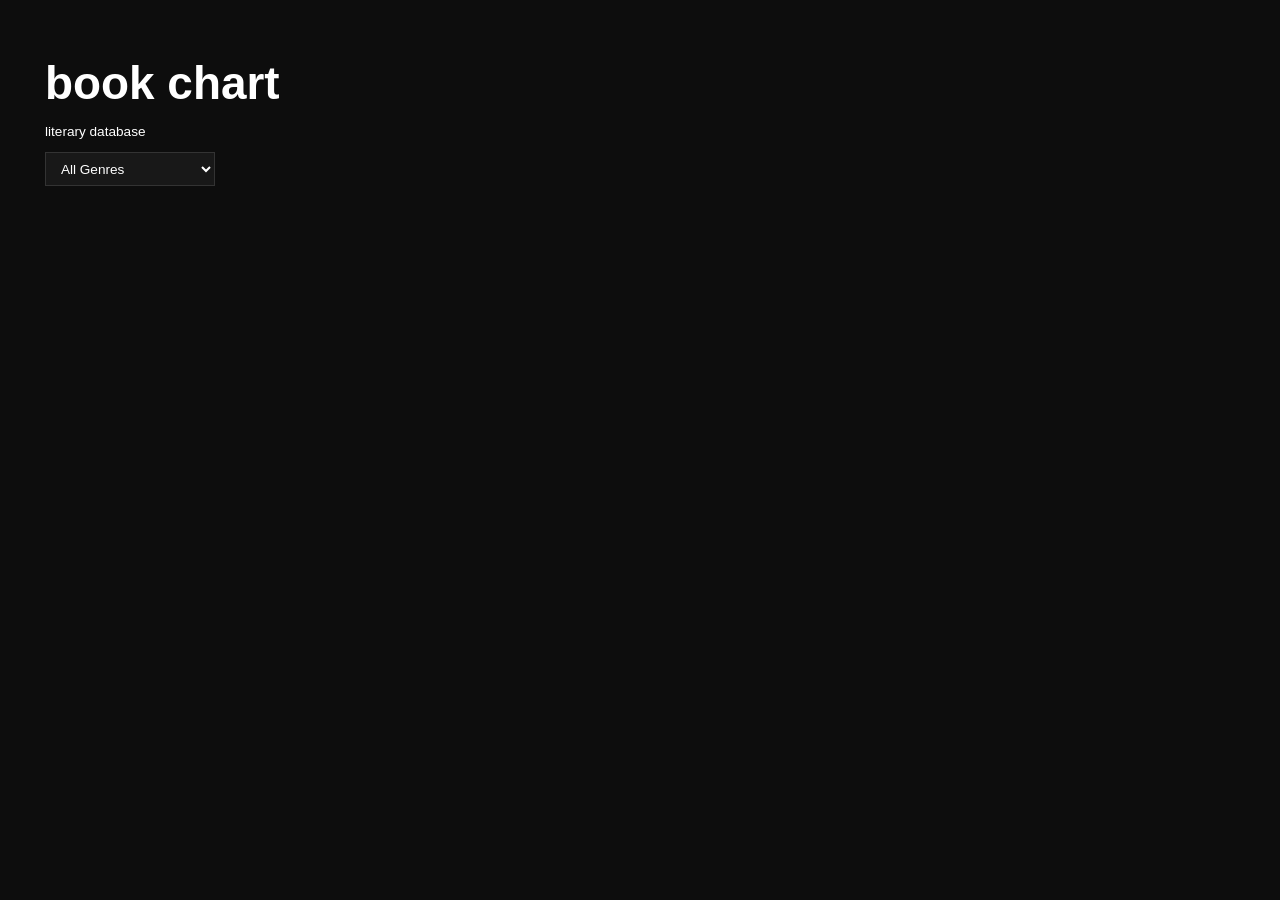
<file: index.html>
<!DOCTYPE html>
<html>

<head>

    <title>chart</title>

    <link rel="stylesheet" href="style.css">

</head>

<body>

    <div class="page">

        <h1 class="site-title">
            book chart
        </h1>

        <p class="site-subtitle">
            literary database
        </p>

        <div class="filters">

            <select id="genre-filter">

                <option value="">
                    All Genres
                </option>

            </select>

        </div>

        <div id="books"></div>

    </div>

    <script src="script.js"></script>

</body>

</html>
</file>
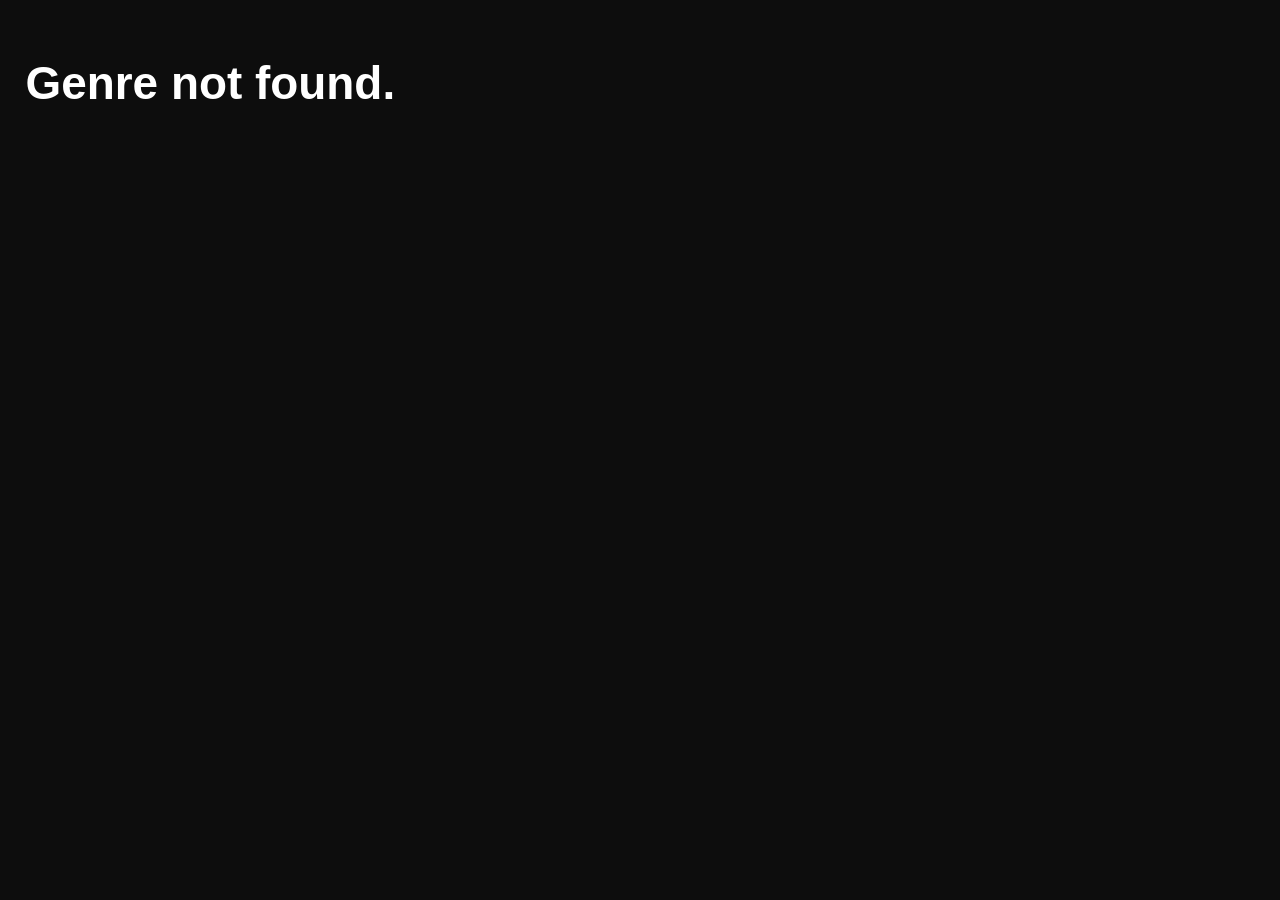
<file: genre.html>
<!DOCTYPE html>
<html>

<head>

    <title>Genre</title>

    <link rel="stylesheet" href="style.css">

</head>

<body>

    <div id="genre-page"></div>

    <script src="genre-page.js"></script>

</body>

</html>
</file>
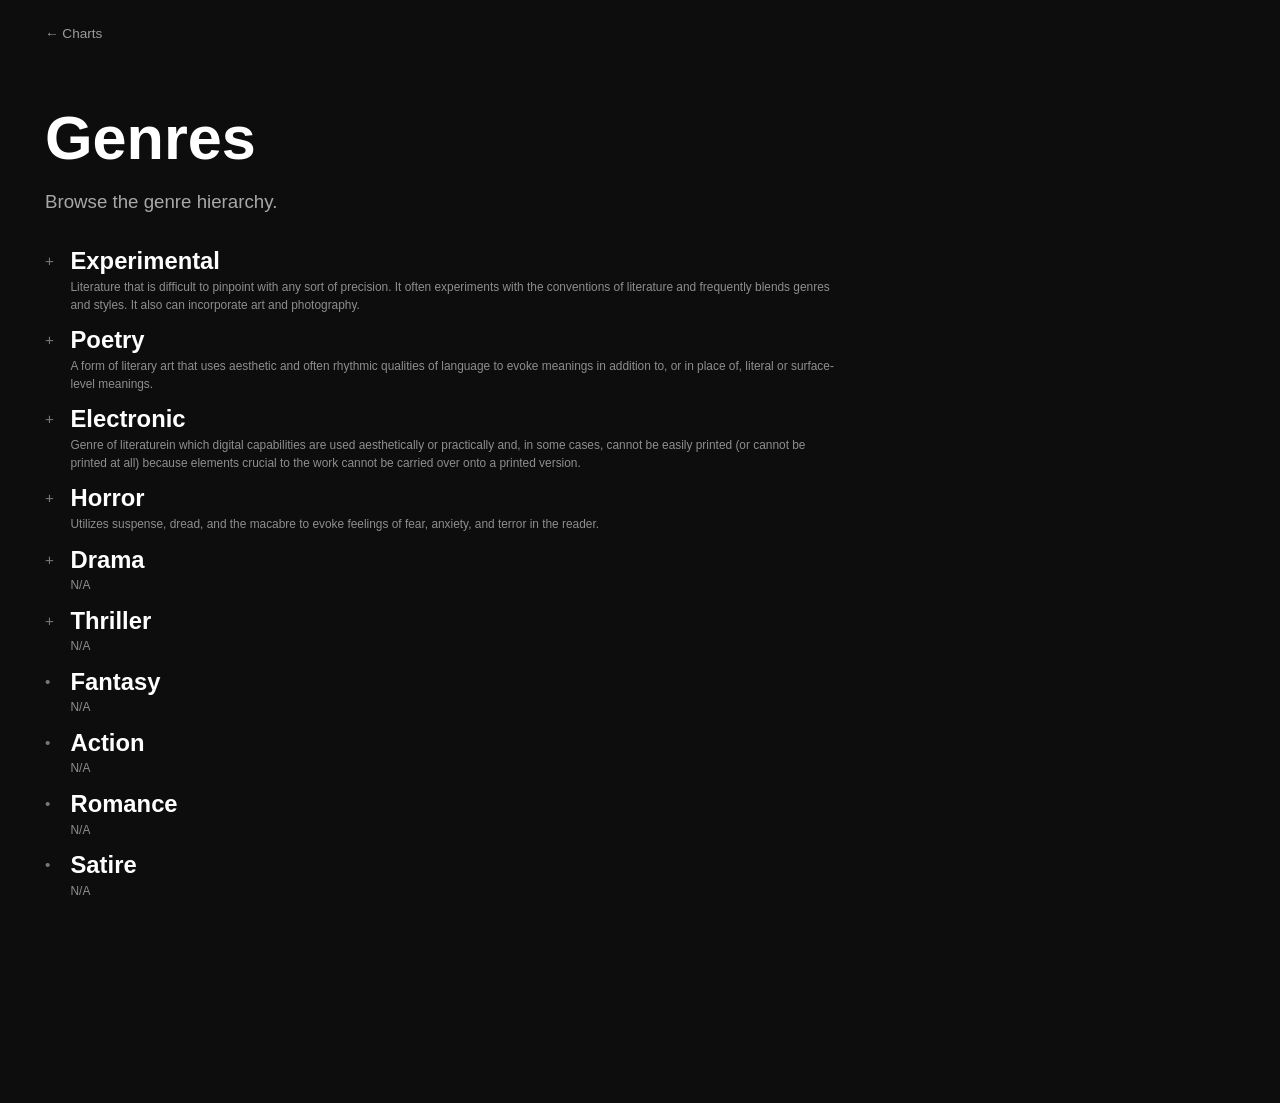
<file: genres.html>
<!DOCTYPE html>
<html>

<head>

    <title>Genres</title>

    <link rel="stylesheet" href="style.css">

</head>

<body>

    <div class="page">

        <a class="back-link" href="index.html">
            ← Charts
        </a>

        <h1 class="genre-page-title">
            Genres
        </h1>

        <p class="genre-page-subtitle">
            Browse the genre hierarchy.
        </p>

        <div id="genre-tree"></div>

    </div>

    <script src="genres.js"></script>

</body>

</html>
</file>
<file: style.css>
body {
    background: #0d0d0d;
    color: white;

    font-family: Arial, sans-serif;

    margin: 0;
    padding: 30px;

    zoom: 0.85;
}

h1 {
    font-size: 54px;
    margin-bottom: 10px;
}

.subtitle {
    color: #9d9d9d;
    margin-bottom: 30px;
    font-size: 20px;
}

#books {
    display: flex;
    flex-direction: column;
    gap: 14px;
}

.book {
    display: flex;
    align-items: center;

    background: #111;

    border: 1px solid #272727;

    padding: 16px;

    min-height: 145px;
}

.rank {
    width: 100px;

    flex-shrink: 0;

    font-size: 54px;
    font-weight: bold;

    color: white;
}

.cover {
    height: 250px;

    width: auto;

    object-fit: contain;

    margin-right: 22px;

    background: #181818;

    border: 1px solid #2f2f2f;

    flex-shrink: 0;
}

.info {
    flex-grow: 1;
}

.info h2 {
    margin: 0;
    font-size: 32px;
    line-height: 1.1;
}

.meta {
    margin-top: 6px;
    color: #b5b5b5;
    font-size: 16px;
}

.rating {
    margin-top: 14px;
    font-size: 42px;
    font-weight: bold;
    transition: 0.15s ease;
}

.tags {
    margin-top: 16px;

    display: flex;
    flex-wrap: wrap;

    gap: 8px;
}

.genre {

    display: inline-block;

    background: #2b2b2b;

    padding: 5px 10px;

    border-radius: 999px;

    font-size: 13px;

    color: white;

    text-decoration: none;

    transition: 0.15s ease;
}

.undertone {

    display: inline-block;

    background: #161616;

    border: 1px solid #343434;

    color: #b7b7b7;

    padding: 5px 10px;

    border-radius: 999px;

    font-size: 13px;

    text-decoration: none;

    transition: 0.15s ease;
}

.side-info {
    display: flex;
    flex-direction: column;

    justify-content: space-between;

    align-items: flex-end;

    align-self: stretch;

    min-width: 170px;

    color: #c9c9c9;
}

.book-id {
    font-size: 18px;
}

.votes {
    font-size: 28px;
    font-weight: bold;
}

#genre-tree {
    margin-top: 30px;
}

.genre-entry {
    margin-bottom: 10px;
}

.genre-link {

    color: white;

    text-decoration: none;

    font-size: 16px;

    transition: 0.15s ease;

    display: inline-block;
}

.genre-link:hover {

    transform: translateX(4px);

    opacity: 0.8;
}

.genre-entry:nth-child(1n) .genre-link {
    font-weight: 700;
}

.genre-title {
    font-size: 64px;
    margin-bottom: 20px;
}

.genre-description {
    font-size: 22px;

    color: #bdbdbd;

    max-width: 900px;

    line-height: 1.5;

    margin-bottom: 40px;
}

.subgenres {
    display: flex;
    flex-wrap: wrap;

    gap: 12px;
}

.subgenre-link {

    background: #1d1d1d;

    border: 1px solid #343434;

    padding: 10px 18px;

    border-radius: 999px;

    color: white;

    text-decoration: none;

    transition: 0.15s ease;
}

.subgenre-link:hover {

    transform: translateY(-2px);

    background: #292929;
}

.page {
    max-width: 1400px;
    margin: auto;
}

.genre-page-title {
    font-size: 72px;
    margin-bottom: 10px;
}

.genre-page-subtitle {
    color: #a8a8a8;
    font-size: 22px;
    margin-bottom: 40px;
}

.back-link {

    color: #9a9a9a;

    text-decoration: none;

    display: inline-block;

    margin-bottom: 25px;

    transition: 0.15s ease;
}

.back-link:hover {

    transform: translateX(-2px);

    color: white;
}

.breadcrumbs {

    display: flex;

    align-items: center;

    gap: 10px;

    flex-wrap: wrap;

    margin-bottom: 30px;

    color: #8f8f8f;
}

.breadcrumbs a {

    color: #bdbdbd;

    text-decoration: none;

    transition: 0.15s ease;
}

.breadcrumbs a:hover {

    color: white;
}

.current-genre {

    color: white;
}

.book-link {

    color: white;

    text-decoration: none;

    transition: 0.15s ease;
}

.book-page-layout {

    display: flex;

    gap: 40px;

    margin-top: 30px;

    align-items: flex-start;
}

.book-page-cover {

    height: 420px;

    width: auto;

    object-fit: contain;

    border: 1px solid #2d2d2d;

    background: #181818;

    flex-shrink: 0;
}

.book-page-title {

    font-size: 72px;

    margin: 0;
}

.book-page-meta {

    font-size: 24px;

    color: #b5b5b5;

    margin-top: 12px;
}

.book-page-rating {

    font-size: 64px;

    font-weight: bold;

    margin-top: 30px;

    transition: 0.15s ease;
}

.book-stats {

    margin-top: 30px;

    color: #bdbdbd;

    font-size: 18px;

    line-height: 1.8;
}

.filters {

    margin-bottom: 30px;
}

#genre-filter {

    background: #181818;

    color: white;

    border: 1px solid #333;

    padding: 10px 14px;

    font-size: 16px;
}

.genre-entry {

    margin-bottom: 14px;
}

.genre-header {

    display: flex;

    align-items: center;

    gap: 12px;

    cursor: pointer;
}

.genre-toggle {

    width: 18px;

    color: #787878;

    font-size: 18px;

    user-select: none;

    flex-shrink: 0;
}

.genre-link {

    color: white;

    text-decoration: none;

    font-size: 28px;

    transition: 0.15s ease;

    display: inline-block;
}

.genre-link:hover {

    opacity: 0.8;
}

.genre-tree-description {

    color: #8e8e8e;

    font-size: 14px;

    line-height: 1.5;

    max-width: 900px;

    margin-top: 4px;

    margin-left: 30px;
}

.children-container {

    margin-top: 8px;
}
</file>
